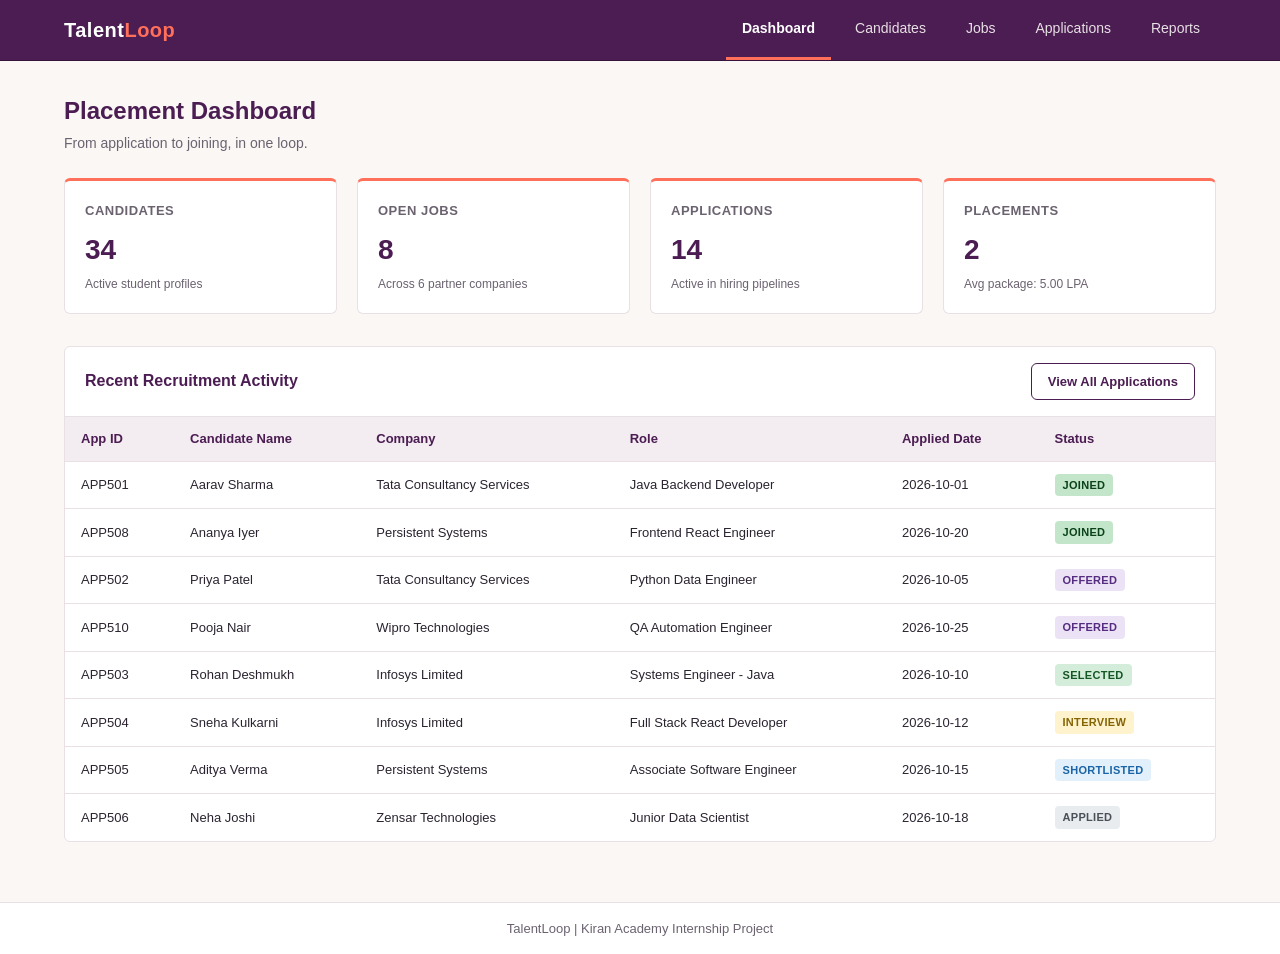
<file: prototype/index.html>
<!DOCTYPE html>
<html lang="en">
<head>
  <meta charset="UTF-8">
  <meta name="viewport" content="width=device-width, initial-scale=1.0">
  <title>TalentLoop - Recruitment & Placement Management System</title>
  <link rel="stylesheet" href="style.css">
</head>
<body>

  <!-- Navigation -->
  <nav class="navbar">
    <div class="nav-container">
      <a href="index.html" class="logo">
        <span class="logo-talent">Talent</span><span class="logo-loop">Loop</span>
      </a>
      <ul class="nav-links">
        <li><a href="index.html" class="nav-link active">Dashboard</a></li>
        <li><a href="candidates.html" class="nav-link">Candidates</a></li>
        <li><a href="jobs.html" class="nav-link">Jobs</a></li>
        <li><a href="applications.html" class="nav-link">Applications</a></li>
        <li><a href="reports.html" class="nav-link">Reports</a></li>
      </ul>
    </div>
  </nav>

  <!-- Main Content -->
  <main class="container">
    <header class="page-header">
      <h1 class="page-title">Placement Dashboard</h1>
      <p class="tagline">From application to joining, in one loop.</p>
    </header>

    <!-- Summary Metrics -->
    <section class="stats-grid">
      <div class="stat-card">
        <div class="stat-label">Candidates</div>
        <div class="stat-value">34</div>
        <div class="stat-subtext">Active student profiles</div>
      </div>
      <div class="stat-card">
        <div class="stat-label">Open Jobs</div>
        <div class="stat-value">8</div>
        <div class="stat-subtext">Across 6 partner companies</div>
      </div>
      <div class="stat-card">
        <div class="stat-label">Applications</div>
        <div class="stat-value">14</div>
        <div class="stat-subtext">Active in hiring pipelines</div>
      </div>
      <div class="stat-card">
        <div class="stat-label">Placements</div>
        <div class="stat-value">2</div>
        <div class="stat-subtext">Avg package: 5.00 LPA</div>
      </div>
    </section>

    <!-- Recent Applications Section -->
    <section class="section-card">
      <div class="section-header">
        <h2 class="section-title">Recent Recruitment Activity</h2>
        <a href="applications.html" class="btn btn-secondary">View All Applications</a>
      </div>
      <div class="table-responsive">
        <table>
          <thead>
            <tr>
              <th>App ID</th>
              <th>Candidate Name</th>
              <th>Company</th>
              <th>Role</th>
              <th>Applied Date</th>
              <th>Status</th>
            </tr>
          </thead>
          <tbody>
            <tr>
              <td>APP501</td>
              <td>Aarav Sharma</td>
              <td>Tata Consultancy Services</td>
              <td>Java Backend Developer</td>
              <td>2026-10-01</td>
              <td><span class="badge badge-joined">Joined</span></td>
            </tr>
            <tr>
              <td>APP508</td>
              <td>Ananya Iyer</td>
              <td>Persistent Systems</td>
              <td>Frontend React Engineer</td>
              <td>2026-10-20</td>
              <td><span class="badge badge-joined">Joined</span></td>
            </tr>
            <tr>
              <td>APP502</td>
              <td>Priya Patel</td>
              <td>Tata Consultancy Services</td>
              <td>Python Data Engineer</td>
              <td>2026-10-05</td>
              <td><span class="badge badge-offered">Offered</span></td>
            </tr>
            <tr>
              <td>APP510</td>
              <td>Pooja Nair</td>
              <td>Wipro Technologies</td>
              <td>QA Automation Engineer</td>
              <td>2026-10-25</td>
              <td><span class="badge badge-offered">Offered</span></td>
            </tr>
            <tr>
              <td>APP503</td>
              <td>Rohan Deshmukh</td>
              <td>Infosys Limited</td>
              <td>Systems Engineer - Java</td>
              <td>2026-10-10</td>
              <td><span class="badge badge-selected">Selected</span></td>
            </tr>
            <tr>
              <td>APP504</td>
              <td>Sneha Kulkarni</td>
              <td>Infosys Limited</td>
              <td>Full Stack React Developer</td>
              <td>2026-10-12</td>
              <td><span class="badge badge-interview">Interview</span></td>
            </tr>
            <tr>
              <td>APP505</td>
              <td>Aditya Verma</td>
              <td>Persistent Systems</td>
              <td>Associate Software Engineer</td>
              <td>2026-10-15</td>
              <td><span class="badge badge-shortlisted">Shortlisted</span></td>
            </tr>
            <tr>
              <td>APP506</td>
              <td>Neha Joshi</td>
              <td>Zensar Technologies</td>
              <td>Junior Data Scientist</td>
              <td>2026-10-18</td>
              <td><span class="badge badge-applied">Applied</span></td>
            </tr>
          </tbody>
        </table>
      </div>
    </section>
  </main>

  <!-- Footer -->
  <footer class="footer">
    TalentLoop | Kiran Academy Internship Project
  </footer>

</body>
</html>
</file>
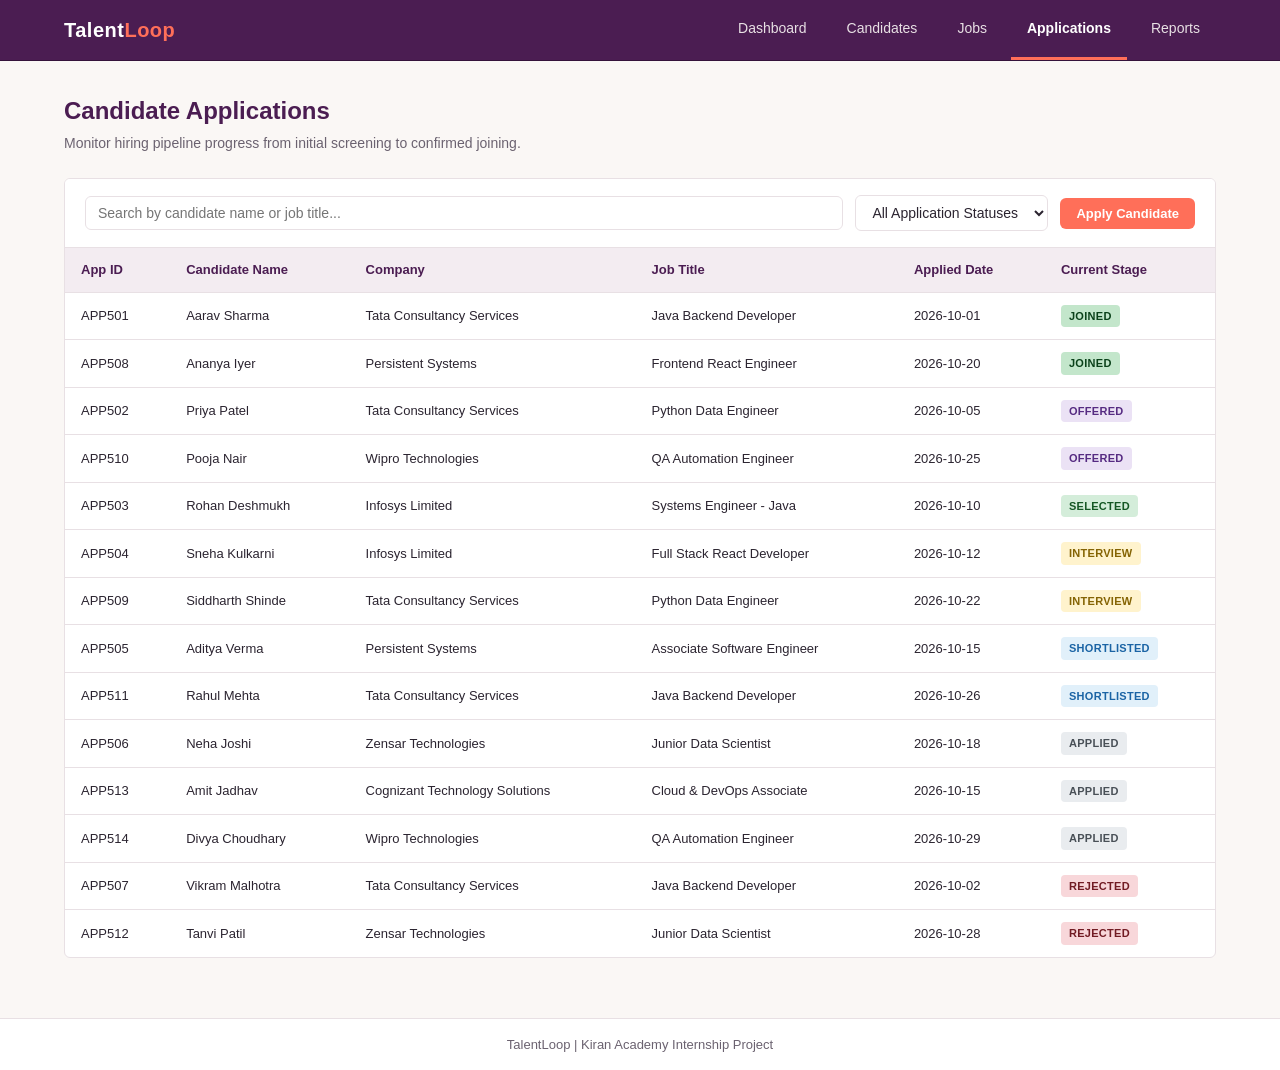
<file: prototype/applications.html>
<!DOCTYPE html>
<html lang="en">
<head>
  <meta charset="UTF-8">
  <meta name="viewport" content="width=device-width, initial-scale=1.0">
  <title>Applications - TalentLoop</title>
  <link rel="stylesheet" href="style.css">
</head>
<body>

  <!-- Navigation -->
  <nav class="navbar">
    <div class="nav-container">
      <a href="index.html" class="logo">
        <span class="logo-talent">Talent</span><span class="logo-loop">Loop</span>
      </a>
      <ul class="nav-links">
        <li><a href="index.html" class="nav-link">Dashboard</a></li>
        <li><a href="candidates.html" class="nav-link">Candidates</a></li>
        <li><a href="jobs.html" class="nav-link">Jobs</a></li>
        <li><a href="applications.html" class="nav-link active">Applications</a></li>
        <li><a href="reports.html" class="nav-link">Reports</a></li>
      </ul>
    </div>
  </nav>

  <!-- Main Content -->
  <main class="container">
    <header class="page-header">
      <h1 class="page-title">Candidate Applications</h1>
      <p class="tagline">Monitor hiring pipeline progress from initial screening to confirmed joining.</p>
    </header>

    <!-- Applications Table Card -->
    <section class="section-card">
      <div class="filter-bar">
        <input type="text" class="search-input" placeholder="Search by candidate name or job title...">
        <select class="filter-select">
          <option value="">All Application Statuses</option>
          <option value="APPLIED">Applied</option>
          <option value="SHORTLISTED">Shortlisted</option>
          <option value="INTERVIEW">Interview</option>
          <option value="SELECTED">Selected</option>
          <option value="OFFERED">Offered</option>
          <option value="JOINED">Joined</option>
          <option value="REJECTED">Rejected</option>
        </select>
        <button class="btn btn-primary" type="button">Apply Candidate</button>
      </div>

      <div class="table-responsive">
        <table>
          <thead>
            <tr>
              <th>App ID</th>
              <th>Candidate Name</th>
              <th>Company</th>
              <th>Job Title</th>
              <th>Applied Date</th>
              <th>Current Stage</th>
            </tr>
          </thead>
          <tbody>
            <tr>
              <td>APP501</td>
              <td>Aarav Sharma</td>
              <td>Tata Consultancy Services</td>
              <td>Java Backend Developer</td>
              <td>2026-10-01</td>
              <td><span class="badge badge-joined">Joined</span></td>
            </tr>
            <tr>
              <td>APP508</td>
              <td>Ananya Iyer</td>
              <td>Persistent Systems</td>
              <td>Frontend React Engineer</td>
              <td>2026-10-20</td>
              <td><span class="badge badge-joined">Joined</span></td>
            </tr>
            <tr>
              <td>APP502</td>
              <td>Priya Patel</td>
              <td>Tata Consultancy Services</td>
              <td>Python Data Engineer</td>
              <td>2026-10-05</td>
              <td><span class="badge badge-offered">Offered</span></td>
            </tr>
            <tr>
              <td>APP510</td>
              <td>Pooja Nair</td>
              <td>Wipro Technologies</td>
              <td>QA Automation Engineer</td>
              <td>2026-10-25</td>
              <td><span class="badge badge-offered">Offered</span></td>
            </tr>
            <tr>
              <td>APP503</td>
              <td>Rohan Deshmukh</td>
              <td>Infosys Limited</td>
              <td>Systems Engineer - Java</td>
              <td>2026-10-10</td>
              <td><span class="badge badge-selected">Selected</span></td>
            </tr>
            <tr>
              <td>APP504</td>
              <td>Sneha Kulkarni</td>
              <td>Infosys Limited</td>
              <td>Full Stack React Developer</td>
              <td>2026-10-12</td>
              <td><span class="badge badge-interview">Interview</span></td>
            </tr>
            <tr>
              <td>APP509</td>
              <td>Siddharth Shinde</td>
              <td>Tata Consultancy Services</td>
              <td>Python Data Engineer</td>
              <td>2026-10-22</td>
              <td><span class="badge badge-interview">Interview</span></td>
            </tr>
            <tr>
              <td>APP505</td>
              <td>Aditya Verma</td>
              <td>Persistent Systems</td>
              <td>Associate Software Engineer</td>
              <td>2026-10-15</td>
              <td><span class="badge badge-shortlisted">Shortlisted</span></td>
            </tr>
            <tr>
              <td>APP511</td>
              <td>Rahul Mehta</td>
              <td>Tata Consultancy Services</td>
              <td>Java Backend Developer</td>
              <td>2026-10-26</td>
              <td><span class="badge badge-shortlisted">Shortlisted</span></td>
            </tr>
            <tr>
              <td>APP506</td>
              <td>Neha Joshi</td>
              <td>Zensar Technologies</td>
              <td>Junior Data Scientist</td>
              <td>2026-10-18</td>
              <td><span class="badge badge-applied">Applied</span></td>
            </tr>
            <tr>
              <td>APP513</td>
              <td>Amit Jadhav</td>
              <td>Cognizant Technology Solutions</td>
              <td>Cloud &amp; DevOps Associate</td>
              <td>2026-10-15</td>
              <td><span class="badge badge-applied">Applied</span></td>
            </tr>
            <tr>
              <td>APP514</td>
              <td>Divya Choudhary</td>
              <td>Wipro Technologies</td>
              <td>QA Automation Engineer</td>
              <td>2026-10-29</td>
              <td><span class="badge badge-applied">Applied</span></td>
            </tr>
            <tr>
              <td>APP507</td>
              <td>Vikram Malhotra</td>
              <td>Tata Consultancy Services</td>
              <td>Java Backend Developer</td>
              <td>2026-10-02</td>
              <td><span class="badge badge-rejected">Rejected</span></td>
            </tr>
            <tr>
              <td>APP512</td>
              <td>Tanvi Patil</td>
              <td>Zensar Technologies</td>
              <td>Junior Data Scientist</td>
              <td>2026-10-28</td>
              <td><span class="badge badge-rejected">Rejected</span></td>
            </tr>
          </tbody>
        </table>
      </div>
    </section>
  </main>

  <!-- Footer -->
  <footer class="footer">
    TalentLoop | Kiran Academy Internship Project
  </footer>

</body>
</html>
</file>
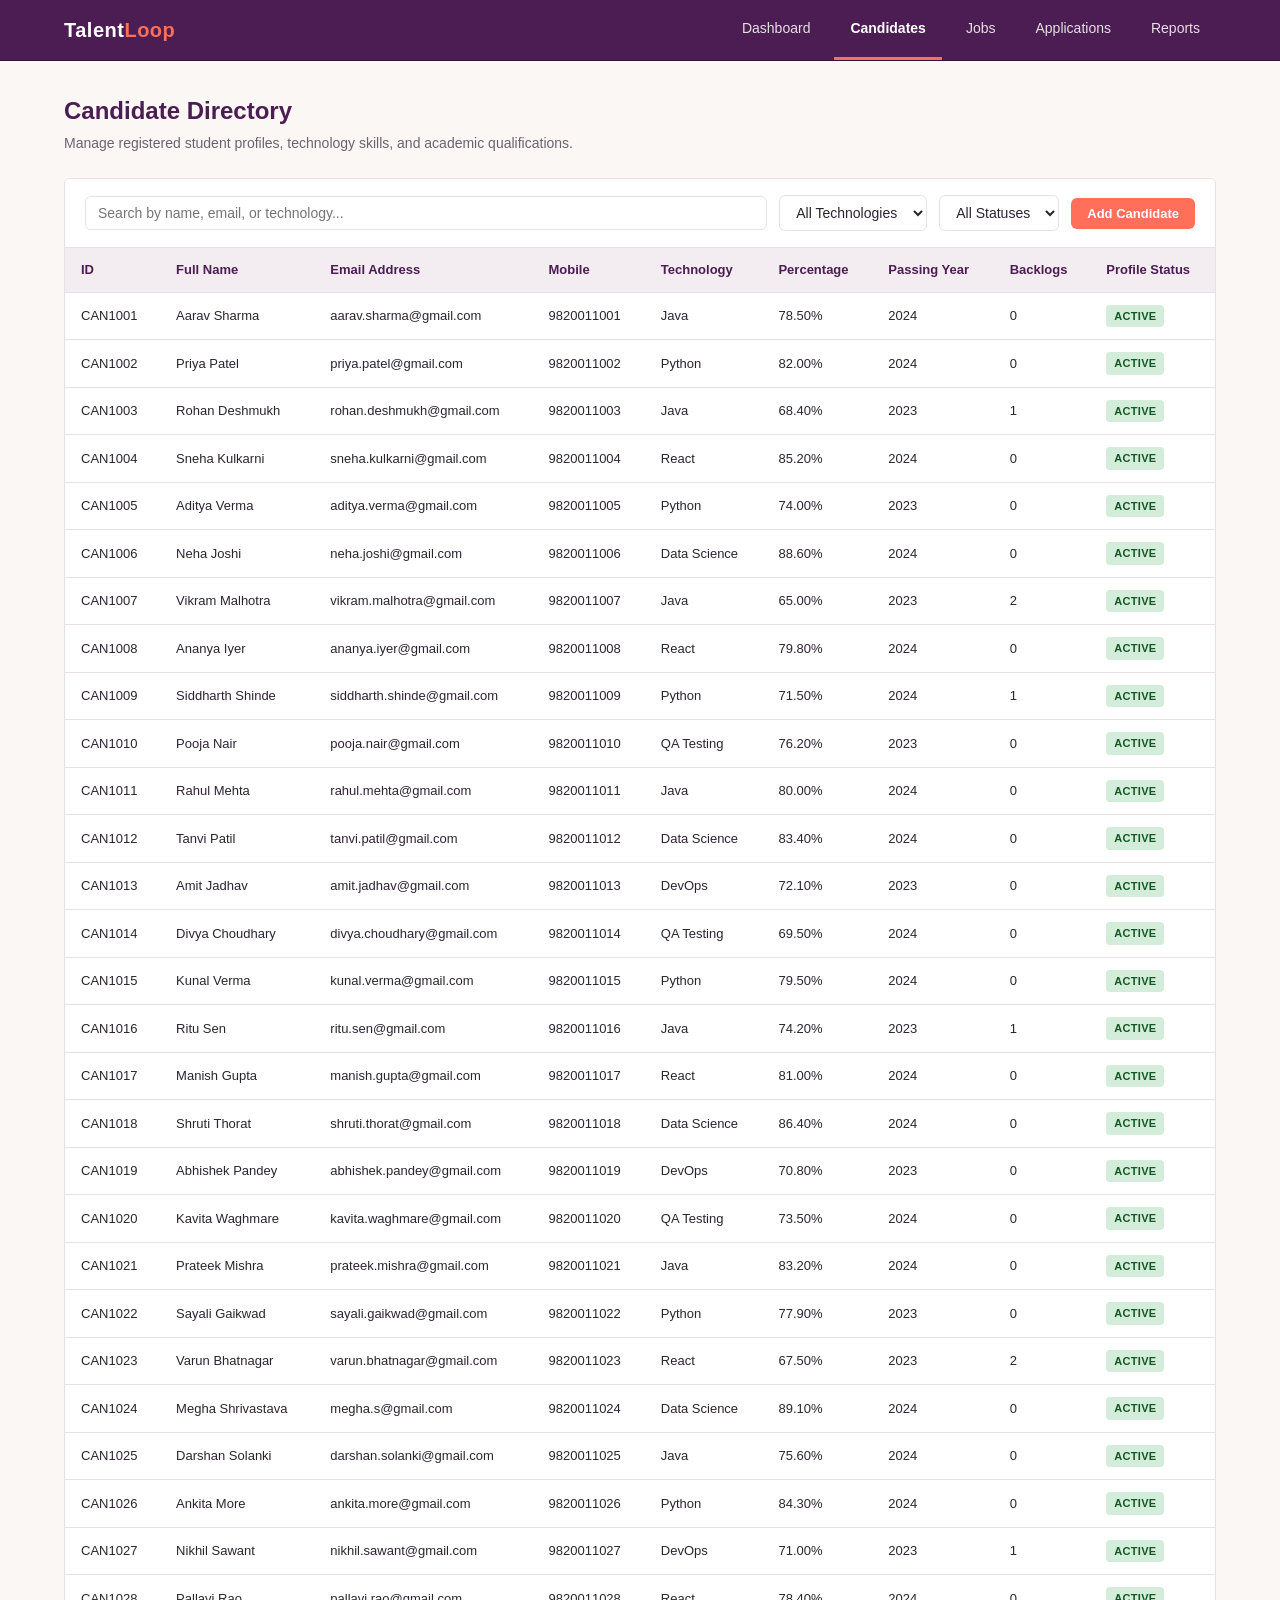
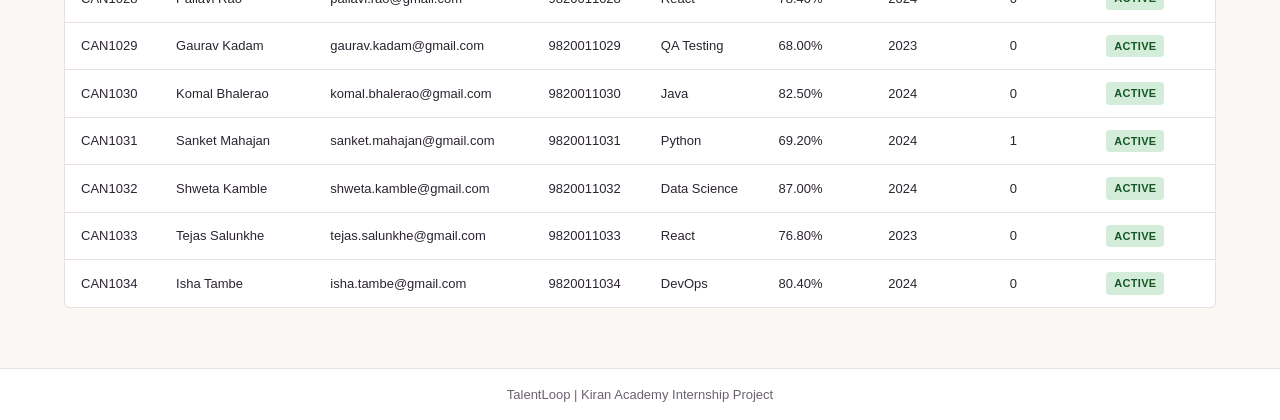
<file: prototype/candidates.html>
<!DOCTYPE html>
<html lang="en">
<head>
  <meta charset="UTF-8">
  <meta name="viewport" content="width=device-width, initial-scale=1.0">
  <title>Candidates - TalentLoop</title>
  <link rel="stylesheet" href="style.css">
</head>
<body>

  <!-- Navigation -->
  <nav class="navbar">
    <div class="nav-container">
      <a href="index.html" class="logo">
        <span class="logo-talent">Talent</span><span class="logo-loop">Loop</span>
      </a>
      <ul class="nav-links">
        <li><a href="index.html" class="nav-link">Dashboard</a></li>
        <li><a href="candidates.html" class="nav-link active">Candidates</a></li>
        <li><a href="jobs.html" class="nav-link">Jobs</a></li>
        <li><a href="applications.html" class="nav-link">Applications</a></li>
        <li><a href="reports.html" class="nav-link">Reports</a></li>
      </ul>
    </div>
  </nav>

  <!-- Main Content -->
  <main class="container">
    <header class="page-header">
      <h1 class="page-title">Candidate Directory</h1>
      <p class="tagline">Manage registered student profiles, technology skills, and academic qualifications.</p>
    </header>

    <!-- Candidate Table Card -->
    <section class="section-card">
      <div class="filter-bar">
        <input type="text" class="search-input" placeholder="Search by name, email, or technology...">
        <select class="filter-select">
          <option value="">All Technologies</option>
          <option value="Java">Java</option>
          <option value="Python">Python</option>
          <option value="React">React</option>
          <option value="Data Science">Data Science</option>
          <option value="QA Testing">QA Testing</option>
          <option value="DevOps">DevOps</option>
        </select>
        <select class="filter-select">
          <option value="">All Statuses</option>
          <option value="1">Active Only</option>
          <option value="0">Inactive</option>
        </select>
        <button class="btn btn-primary" type="button">Add Candidate</button>
      </div>

      <div class="table-responsive">
        <table>
          <thead>
            <tr>
              <th>ID</th>
              <th>Full Name</th>
              <th>Email Address</th>
              <th>Mobile</th>
              <th>Technology</th>
              <th>Percentage</th>
              <th>Passing Year</th>
              <th>Backlogs</th>
              <th>Profile Status</th>
            </tr>
          </thead>
          <tbody>
            <tr>
              <td>CAN1001</td>
              <td>Aarav Sharma</td>
              <td>aarav.sharma@gmail.com</td>
              <td>9820011001</td>
              <td>Java</td>
              <td>78.50%</td>
              <td>2024</td>
              <td>0</td>
              <td><span class="badge badge-selected">Active</span></td>
            </tr>
            <tr>
              <td>CAN1002</td>
              <td>Priya Patel</td>
              <td>priya.patel@gmail.com</td>
              <td>9820011002</td>
              <td>Python</td>
              <td>82.00%</td>
              <td>2024</td>
              <td>0</td>
              <td><span class="badge badge-selected">Active</span></td>
            </tr>
            <tr>
              <td>CAN1003</td>
              <td>Rohan Deshmukh</td>
              <td>rohan.deshmukh@gmail.com</td>
              <td>9820011003</td>
              <td>Java</td>
              <td>68.40%</td>
              <td>2023</td>
              <td>1</td>
              <td><span class="badge badge-selected">Active</span></td>
            </tr>
            <tr>
              <td>CAN1004</td>
              <td>Sneha Kulkarni</td>
              <td>sneha.kulkarni@gmail.com</td>
              <td>9820011004</td>
              <td>React</td>
              <td>85.20%</td>
              <td>2024</td>
              <td>0</td>
              <td><span class="badge badge-selected">Active</span></td>
            </tr>
            <tr>
              <td>CAN1005</td>
              <td>Aditya Verma</td>
              <td>aditya.verma@gmail.com</td>
              <td>9820011005</td>
              <td>Python</td>
              <td>74.00%</td>
              <td>2023</td>
              <td>0</td>
              <td><span class="badge badge-selected">Active</span></td>
            </tr>
            <tr>
              <td>CAN1006</td>
              <td>Neha Joshi</td>
              <td>neha.joshi@gmail.com</td>
              <td>9820011006</td>
              <td>Data Science</td>
              <td>88.60%</td>
              <td>2024</td>
              <td>0</td>
              <td><span class="badge badge-selected">Active</span></td>
            </tr>
            <tr>
              <td>CAN1007</td>
              <td>Vikram Malhotra</td>
              <td>vikram.malhotra@gmail.com</td>
              <td>9820011007</td>
              <td>Java</td>
              <td>65.00%</td>
              <td>2023</td>
              <td>2</td>
              <td><span class="badge badge-selected">Active</span></td>
            </tr>
            <tr>
              <td>CAN1008</td>
              <td>Ananya Iyer</td>
              <td>ananya.iyer@gmail.com</td>
              <td>9820011008</td>
              <td>React</td>
              <td>79.80%</td>
              <td>2024</td>
              <td>0</td>
              <td><span class="badge badge-selected">Active</span></td>
            </tr>
            <tr>
              <td>CAN1009</td>
              <td>Siddharth Shinde</td>
              <td>siddharth.shinde@gmail.com</td>
              <td>9820011009</td>
              <td>Python</td>
              <td>71.50%</td>
              <td>2024</td>
              <td>1</td>
              <td><span class="badge badge-selected">Active</span></td>
            </tr>
            <tr>
              <td>CAN1010</td>
              <td>Pooja Nair</td>
              <td>pooja.nair@gmail.com</td>
              <td>9820011010</td>
              <td>QA Testing</td>
              <td>76.20%</td>
              <td>2023</td>
              <td>0</td>
              <td><span class="badge badge-selected">Active</span></td>
            </tr>
            <tr>
              <td>CAN1011</td>
              <td>Rahul Mehta</td>
              <td>rahul.mehta@gmail.com</td>
              <td>9820011011</td>
              <td>Java</td>
              <td>80.00%</td>
              <td>2024</td>
              <td>0</td>
              <td><span class="badge badge-selected">Active</span></td>
            </tr>
            <tr>
              <td>CAN1012</td>
              <td>Tanvi Patil</td>
              <td>tanvi.patil@gmail.com</td>
              <td>9820011012</td>
              <td>Data Science</td>
              <td>83.40%</td>
              <td>2024</td>
              <td>0</td>
              <td><span class="badge badge-selected">Active</span></td>
            </tr>
            <tr>
              <td>CAN1013</td>
              <td>Amit Jadhav</td>
              <td>amit.jadhav@gmail.com</td>
              <td>9820011013</td>
              <td>DevOps</td>
              <td>72.10%</td>
              <td>2023</td>
              <td>0</td>
              <td><span class="badge badge-selected">Active</span></td>
            </tr>
            <tr>
              <td>CAN1014</td>
              <td>Divya Choudhary</td>
              <td>divya.choudhary@gmail.com</td>
              <td>9820011014</td>
              <td>QA Testing</td>
              <td>69.50%</td>
              <td>2024</td>
              <td>0</td>
              <td><span class="badge badge-selected">Active</span></td>
            </tr>
            <tr>
              <td>CAN1015</td>
              <td>Kunal Verma</td>
              <td>kunal.verma@gmail.com</td>
              <td>9820011015</td>
              <td>Python</td>
              <td>79.50%</td>
              <td>2024</td>
              <td>0</td>
              <td><span class="badge badge-selected">Active</span></td>
            </tr>
            <tr>
              <td>CAN1016</td>
              <td>Ritu Sen</td>
              <td>ritu.sen@gmail.com</td>
              <td>9820011016</td>
              <td>Java</td>
              <td>74.20%</td>
              <td>2023</td>
              <td>1</td>
              <td><span class="badge badge-selected">Active</span></td>
            </tr>
            <tr>
              <td>CAN1017</td>
              <td>Manish Gupta</td>
              <td>manish.gupta@gmail.com</td>
              <td>9820011017</td>
              <td>React</td>
              <td>81.00%</td>
              <td>2024</td>
              <td>0</td>
              <td><span class="badge badge-selected">Active</span></td>
            </tr>
            <tr>
              <td>CAN1018</td>
              <td>Shruti Thorat</td>
              <td>shruti.thorat@gmail.com</td>
              <td>9820011018</td>
              <td>Data Science</td>
              <td>86.40%</td>
              <td>2024</td>
              <td>0</td>
              <td><span class="badge badge-selected">Active</span></td>
            </tr>
            <tr>
              <td>CAN1019</td>
              <td>Abhishek Pandey</td>
              <td>abhishek.pandey@gmail.com</td>
              <td>9820011019</td>
              <td>DevOps</td>
              <td>70.80%</td>
              <td>2023</td>
              <td>0</td>
              <td><span class="badge badge-selected">Active</span></td>
            </tr>
            <tr>
              <td>CAN1020</td>
              <td>Kavita Waghmare</td>
              <td>kavita.waghmare@gmail.com</td>
              <td>9820011020</td>
              <td>QA Testing</td>
              <td>73.50%</td>
              <td>2024</td>
              <td>0</td>
              <td><span class="badge badge-selected">Active</span></td>
            </tr>
            <tr>
              <td>CAN1021</td>
              <td>Prateek Mishra</td>
              <td>prateek.mishra@gmail.com</td>
              <td>9820011021</td>
              <td>Java</td>
              <td>83.20%</td>
              <td>2024</td>
              <td>0</td>
              <td><span class="badge badge-selected">Active</span></td>
            </tr>
            <tr>
              <td>CAN1022</td>
              <td>Sayali Gaikwad</td>
              <td>sayali.gaikwad@gmail.com</td>
              <td>9820011022</td>
              <td>Python</td>
              <td>77.90%</td>
              <td>2023</td>
              <td>0</td>
              <td><span class="badge badge-selected">Active</span></td>
            </tr>
            <tr>
              <td>CAN1023</td>
              <td>Varun Bhatnagar</td>
              <td>varun.bhatnagar@gmail.com</td>
              <td>9820011023</td>
              <td>React</td>
              <td>67.50%</td>
              <td>2023</td>
              <td>2</td>
              <td><span class="badge badge-selected">Active</span></td>
            </tr>
            <tr>
              <td>CAN1024</td>
              <td>Megha Shrivastava</td>
              <td>megha.s@gmail.com</td>
              <td>9820011024</td>
              <td>Data Science</td>
              <td>89.10%</td>
              <td>2024</td>
              <td>0</td>
              <td><span class="badge badge-selected">Active</span></td>
            </tr>
            <tr>
              <td>CAN1025</td>
              <td>Darshan Solanki</td>
              <td>darshan.solanki@gmail.com</td>
              <td>9820011025</td>
              <td>Java</td>
              <td>75.60%</td>
              <td>2024</td>
              <td>0</td>
              <td><span class="badge badge-selected">Active</span></td>
            </tr>
            <tr>
              <td>CAN1026</td>
              <td>Ankita More</td>
              <td>ankita.more@gmail.com</td>
              <td>9820011026</td>
              <td>Python</td>
              <td>84.30%</td>
              <td>2024</td>
              <td>0</td>
              <td><span class="badge badge-selected">Active</span></td>
            </tr>
            <tr>
              <td>CAN1027</td>
              <td>Nikhil Sawant</td>
              <td>nikhil.sawant@gmail.com</td>
              <td>9820011027</td>
              <td>DevOps</td>
              <td>71.00%</td>
              <td>2023</td>
              <td>1</td>
              <td><span class="badge badge-selected">Active</span></td>
            </tr>
            <tr>
              <td>CAN1028</td>
              <td>Pallavi Rao</td>
              <td>pallavi.rao@gmail.com</td>
              <td>9820011028</td>
              <td>React</td>
              <td>78.40%</td>
              <td>2024</td>
              <td>0</td>
              <td><span class="badge badge-selected">Active</span></td>
            </tr>
            <tr>
              <td>CAN1029</td>
              <td>Gaurav Kadam</td>
              <td>gaurav.kadam@gmail.com</td>
              <td>9820011029</td>
              <td>QA Testing</td>
              <td>68.00%</td>
              <td>2023</td>
              <td>0</td>
              <td><span class="badge badge-selected">Active</span></td>
            </tr>
            <tr>
              <td>CAN1030</td>
              <td>Komal Bhalerao</td>
              <td>komal.bhalerao@gmail.com</td>
              <td>9820011030</td>
              <td>Java</td>
              <td>82.50%</td>
              <td>2024</td>
              <td>0</td>
              <td><span class="badge badge-selected">Active</span></td>
            </tr>
            <tr>
              <td>CAN1031</td>
              <td>Sanket Mahajan</td>
              <td>sanket.mahajan@gmail.com</td>
              <td>9820011031</td>
              <td>Python</td>
              <td>69.20%</td>
              <td>2024</td>
              <td>1</td>
              <td><span class="badge badge-selected">Active</span></td>
            </tr>
            <tr>
              <td>CAN1032</td>
              <td>Shweta Kamble</td>
              <td>shweta.kamble@gmail.com</td>
              <td>9820011032</td>
              <td>Data Science</td>
              <td>87.00%</td>
              <td>2024</td>
              <td>0</td>
              <td><span class="badge badge-selected">Active</span></td>
            </tr>
            <tr>
              <td>CAN1033</td>
              <td>Tejas Salunkhe</td>
              <td>tejas.salunkhe@gmail.com</td>
              <td>9820011033</td>
              <td>React</td>
              <td>76.80%</td>
              <td>2023</td>
              <td>0</td>
              <td><span class="badge badge-selected">Active</span></td>
            </tr>
            <tr>
              <td>CAN1034</td>
              <td>Isha Tambe</td>
              <td>isha.tambe@gmail.com</td>
              <td>9820011034</td>
              <td>DevOps</td>
              <td>80.40%</td>
              <td>2024</td>
              <td>0</td>
              <td><span class="badge badge-selected">Active</span></td>
            </tr>
          </tbody>
        </table>
      </div>
    </section>
  </main>

  <!-- Footer -->
  <footer class="footer">
    TalentLoop | Kiran Academy Internship Project
  </footer>

</body>
</html>
</file>
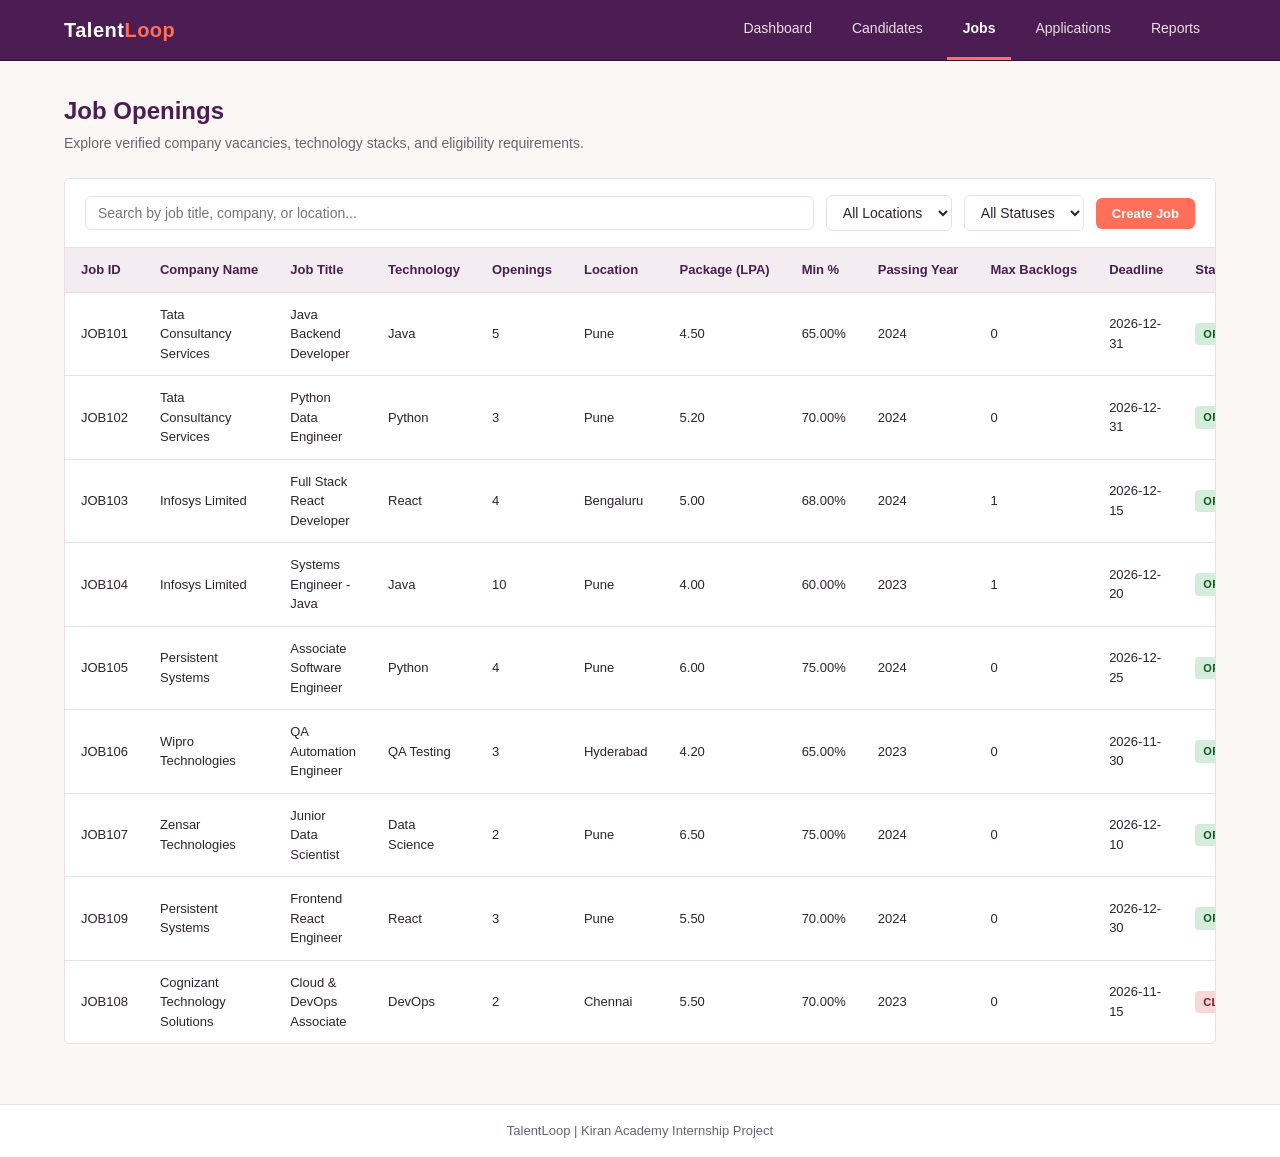
<file: prototype/jobs.html>
<!DOCTYPE html>
<html lang="en">
<head>
  <meta charset="UTF-8">
  <meta name="viewport" content="width=device-width, initial-scale=1.0">
  <title>Jobs - TalentLoop</title>
  <link rel="stylesheet" href="style.css">
</head>
<body>

  <!-- Navigation -->
  <nav class="navbar">
    <div class="nav-container">
      <a href="index.html" class="logo">
        <span class="logo-talent">Talent</span><span class="logo-loop">Loop</span>
      </a>
      <ul class="nav-links">
        <li><a href="index.html" class="nav-link">Dashboard</a></li>
        <li><a href="candidates.html" class="nav-link">Candidates</a></li>
        <li><a href="jobs.html" class="nav-link active">Jobs</a></li>
        <li><a href="applications.html" class="nav-link">Applications</a></li>
        <li><a href="reports.html" class="nav-link">Reports</a></li>
      </ul>
    </div>
  </nav>

  <!-- Main Content -->
  <main class="container">
    <header class="page-header">
      <h1 class="page-title">Job Openings</h1>
      <p class="tagline">Explore verified company vacancies, technology stacks, and eligibility requirements.</p>
    </header>

    <!-- Jobs Table Card -->
    <section class="section-card">
      <div class="filter-bar">
        <input type="text" class="search-input" placeholder="Search by job title, company, or location...">
        <select class="filter-select">
          <option value="">All Locations</option>
          <option value="Pune">Pune</option>
          <option value="Bengaluru">Bengaluru</option>
          <option value="Hyderabad">Hyderabad</option>
          <option value="Chennai">Chennai</option>
        </select>
        <select class="filter-select">
          <option value="">All Statuses</option>
          <option value="OPEN">Open Only</option>
          <option value="CLOSED">Closed</option>
        </select>
        <button class="btn btn-primary" type="button">Create Job</button>
      </div>

      <div class="table-responsive">
        <table>
          <thead>
            <tr>
              <th>Job ID</th>
              <th>Company Name</th>
              <th>Job Title</th>
              <th>Technology</th>
              <th>Openings</th>
              <th>Location</th>
              <th>Package (LPA)</th>
              <th>Min %</th>
              <th>Passing Year</th>
              <th>Max Backlogs</th>
              <th>Deadline</th>
              <th>Status</th>
            </tr>
          </thead>
          <tbody>
            <tr>
              <td>JOB101</td>
              <td>Tata Consultancy Services</td>
              <td>Java Backend Developer</td>
              <td>Java</td>
              <td>5</td>
              <td>Pune</td>
              <td>4.50</td>
              <td>65.00%</td>
              <td>2024</td>
              <td>0</td>
              <td>2026-12-31</td>
              <td><span class="badge badge-selected">Open</span></td>
            </tr>
            <tr>
              <td>JOB102</td>
              <td>Tata Consultancy Services</td>
              <td>Python Data Engineer</td>
              <td>Python</td>
              <td>3</td>
              <td>Pune</td>
              <td>5.20</td>
              <td>70.00%</td>
              <td>2024</td>
              <td>0</td>
              <td>2026-12-31</td>
              <td><span class="badge badge-selected">Open</span></td>
            </tr>
            <tr>
              <td>JOB103</td>
              <td>Infosys Limited</td>
              <td>Full Stack React Developer</td>
              <td>React</td>
              <td>4</td>
              <td>Bengaluru</td>
              <td>5.00</td>
              <td>68.00%</td>
              <td>2024</td>
              <td>1</td>
              <td>2026-12-15</td>
              <td><span class="badge badge-selected">Open</span></td>
            </tr>
            <tr>
              <td>JOB104</td>
              <td>Infosys Limited</td>
              <td>Systems Engineer - Java</td>
              <td>Java</td>
              <td>10</td>
              <td>Pune</td>
              <td>4.00</td>
              <td>60.00%</td>
              <td>2023</td>
              <td>1</td>
              <td>2026-12-20</td>
              <td><span class="badge badge-selected">Open</span></td>
            </tr>
            <tr>
              <td>JOB105</td>
              <td>Persistent Systems</td>
              <td>Associate Software Engineer</td>
              <td>Python</td>
              <td>4</td>
              <td>Pune</td>
              <td>6.00</td>
              <td>75.00%</td>
              <td>2024</td>
              <td>0</td>
              <td>2026-12-25</td>
              <td><span class="badge badge-selected">Open</span></td>
            </tr>
            <tr>
              <td>JOB106</td>
              <td>Wipro Technologies</td>
              <td>QA Automation Engineer</td>
              <td>QA Testing</td>
              <td>3</td>
              <td>Hyderabad</td>
              <td>4.20</td>
              <td>65.00%</td>
              <td>2023</td>
              <td>0</td>
              <td>2026-11-30</td>
              <td><span class="badge badge-selected">Open</span></td>
            </tr>
            <tr>
              <td>JOB107</td>
              <td>Zensar Technologies</td>
              <td>Junior Data Scientist</td>
              <td>Data Science</td>
              <td>2</td>
              <td>Pune</td>
              <td>6.50</td>
              <td>75.00%</td>
              <td>2024</td>
              <td>0</td>
              <td>2026-12-10</td>
              <td><span class="badge badge-selected">Open</span></td>
            </tr>
            <tr>
              <td>JOB109</td>
              <td>Persistent Systems</td>
              <td>Frontend React Engineer</td>
              <td>React</td>
              <td>3</td>
              <td>Pune</td>
              <td>5.50</td>
              <td>70.00%</td>
              <td>2024</td>
              <td>0</td>
              <td>2026-12-30</td>
              <td><span class="badge badge-selected">Open</span></td>
            </tr>
            <tr>
              <td>JOB108</td>
              <td>Cognizant Technology Solutions</td>
              <td>Cloud &amp; DevOps Associate</td>
              <td>DevOps</td>
              <td>2</td>
              <td>Chennai</td>
              <td>5.50</td>
              <td>70.00%</td>
              <td>2023</td>
              <td>0</td>
              <td>2026-11-15</td>
              <td><span class="badge badge-rejected">Closed</span></td>
            </tr>
          </tbody>
        </table>
      </div>
    </section>
  </main>

  <!-- Footer -->
  <footer class="footer">
    TalentLoop | Kiran Academy Internship Project
  </footer>

</body>
</html>
</file>
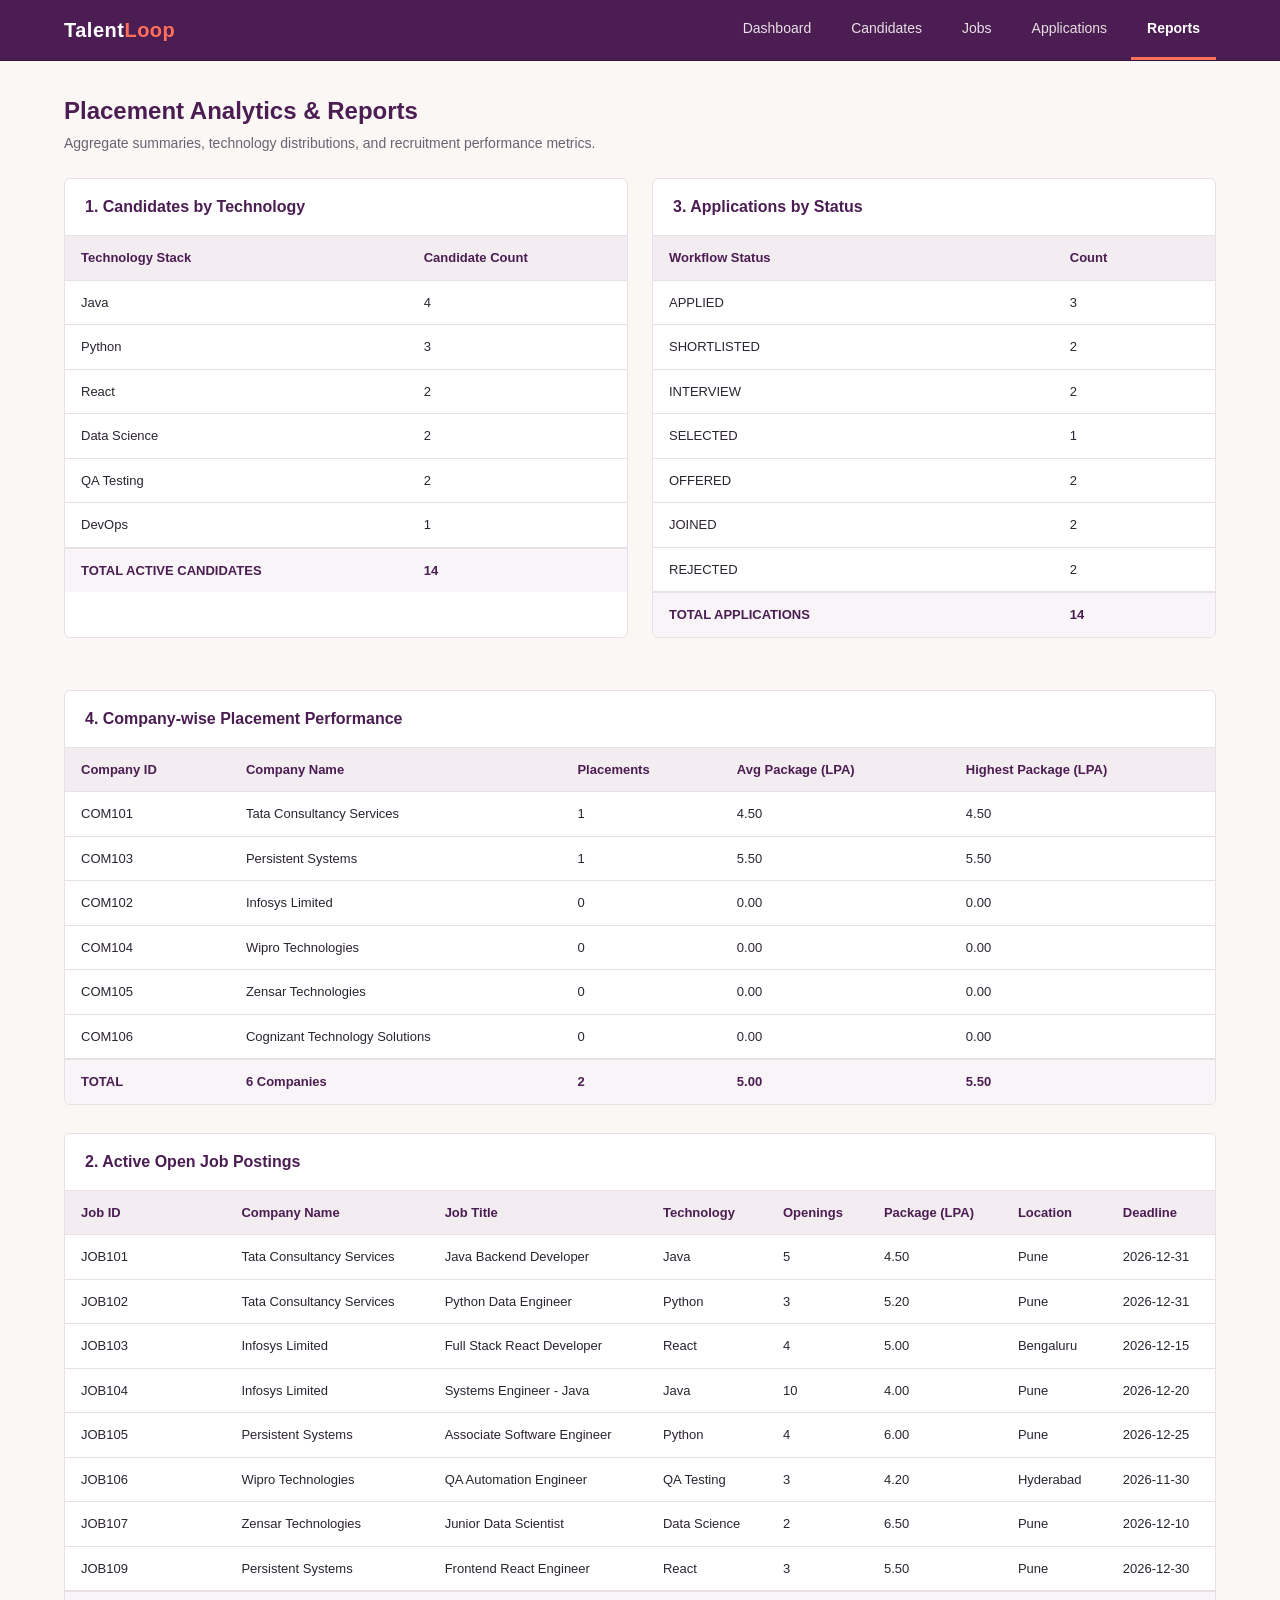
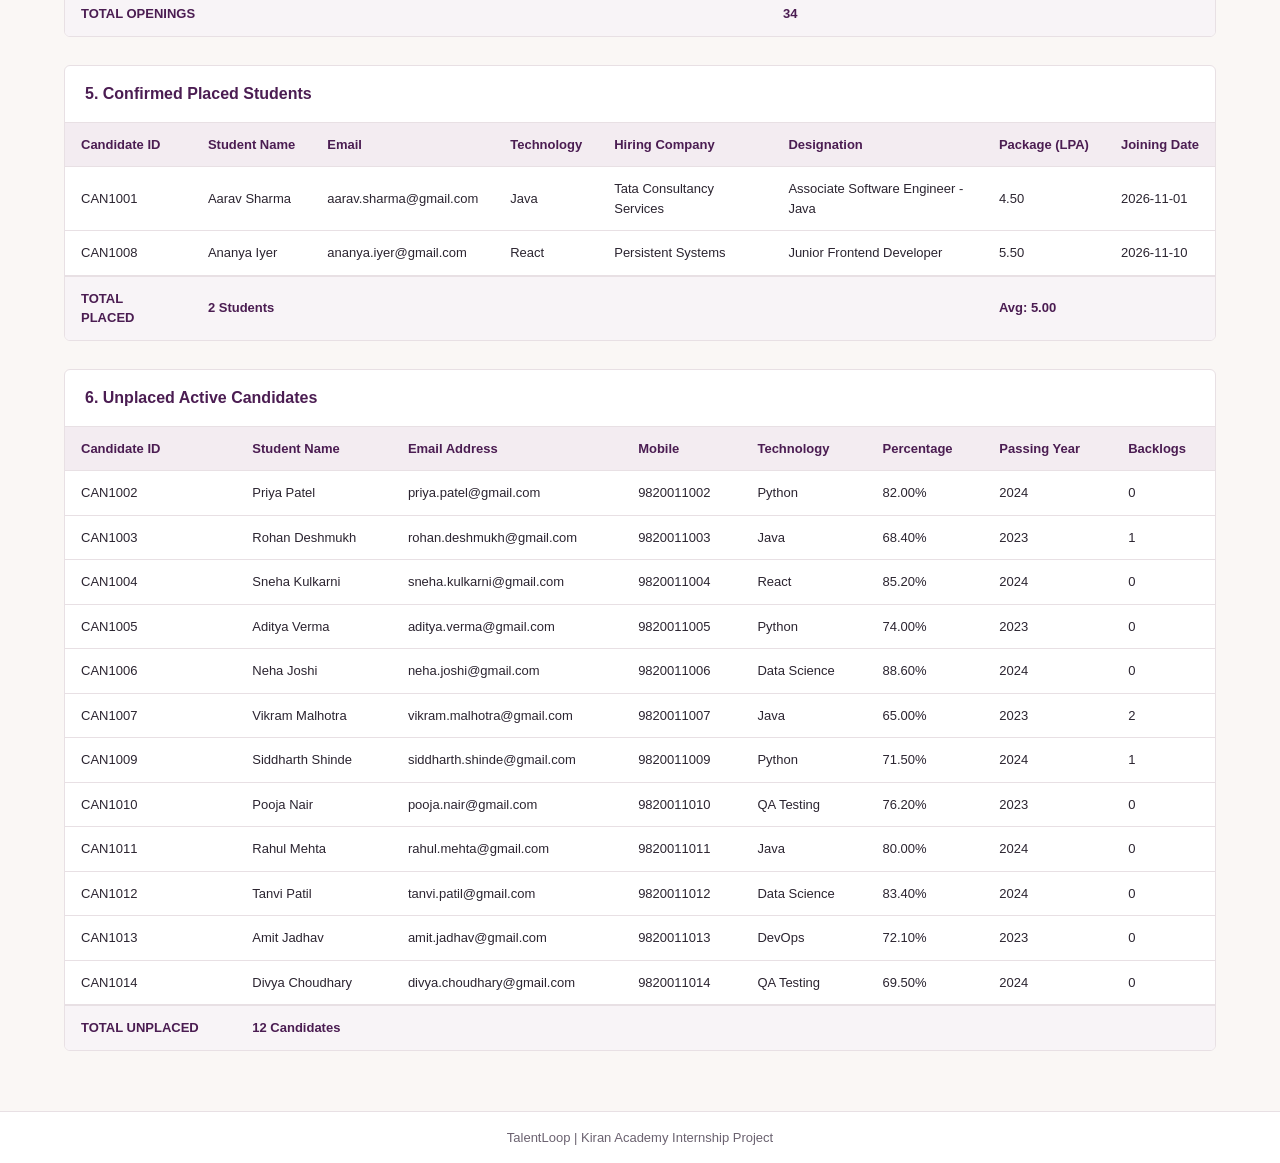
<file: prototype/reports.html>
<!DOCTYPE html>
<html lang="en">
<head>
  <meta charset="UTF-8">
  <meta name="viewport" content="width=device-width, initial-scale=1.0">
  <title>Reports &amp; Analytics - TalentLoop</title>
  <link rel="stylesheet" href="style.css">
</head>
<body>

  <!-- Navigation -->
  <nav class="navbar">
    <div class="nav-container">
      <a href="index.html" class="logo">
        <span class="logo-talent">Talent</span><span class="logo-loop">Loop</span>
      </a>
      <ul class="nav-links">
        <li><a href="index.html" class="nav-link">Dashboard</a></li>
        <li><a href="candidates.html" class="nav-link">Candidates</a></li>
        <li><a href="jobs.html" class="nav-link">Jobs</a></li>
        <li><a href="applications.html" class="nav-link">Applications</a></li>
        <li><a href="reports.html" class="nav-link active">Reports</a></li>
      </ul>
    </div>
  </nav>

  <!-- Main Content -->
  <main class="container">
    <header class="page-header">
      <h1 class="page-title">Placement Analytics &amp; Reports</h1>
      <p class="tagline">Aggregate summaries, technology distributions, and recruitment performance metrics.</p>
    </header>

    <!-- Top Grid: Candidates by Tech & Applications by Status -->
    <div class="reports-grid">
      <!-- 1. Candidates by Technology -->
      <section class="section-card">
        <div class="section-header">
          <h2 class="section-title">1. Candidates by Technology</h2>
        </div>
        <div class="table-responsive">
          <table>
            <thead>
              <tr>
                <th>Technology Stack</th>
                <th>Candidate Count</th>
              </tr>
            </thead>
            <tbody>
              <tr>
                <td>Java</td>
                <td>4</td>
              </tr>
              <tr>
                <td>Python</td>
                <td>3</td>
              </tr>
              <tr>
                <td>React</td>
                <td>2</td>
              </tr>
              <tr>
                <td>Data Science</td>
                <td>2</td>
              </tr>
              <tr>
                <td>QA Testing</td>
                <td>2</td>
              </tr>
              <tr>
                <td>DevOps</td>
                <td>1</td>
              </tr>
              <tr class="table-total-row">
                <td>TOTAL ACTIVE CANDIDATES</td>
                <td>14</td>
              </tr>
            </tbody>
          </table>
        </div>
      </section>

      <!-- 3. Applications by Status -->
      <section class="section-card">
        <div class="section-header">
          <h2 class="section-title">3. Applications by Status</h2>
        </div>
        <div class="table-responsive">
          <table>
            <thead>
              <tr>
                <th>Workflow Status</th>
                <th>Count</th>
              </tr>
            </thead>
            <tbody>
              <tr>
                <td>APPLIED</td>
                <td>3</td>
              </tr>
              <tr>
                <td>SHORTLISTED</td>
                <td>2</td>
              </tr>
              <tr>
                <td>INTERVIEW</td>
                <td>2</td>
              </tr>
              <tr>
                <td>SELECTED</td>
                <td>1</td>
              </tr>
              <tr>
                <td>OFFERED</td>
                <td>2</td>
              </tr>
              <tr>
                <td>JOINED</td>
                <td>2</td>
              </tr>
              <tr>
                <td>REJECTED</td>
                <td>2</td>
              </tr>
              <tr class="table-total-row">
                <td>TOTAL APPLICATIONS</td>
                <td>14</td>
              </tr>
            </tbody>
          </table>
        </div>
      </section>
    </div>

    <!-- 4. Company-wise Placements -->
    <section class="section-card">
      <div class="section-header">
        <h2 class="section-title">4. Company-wise Placement Performance</h2>
      </div>
      <div class="table-responsive">
        <table>
          <thead>
            <tr>
              <th>Company ID</th>
              <th>Company Name</th>
              <th>Placements</th>
              <th>Avg Package (LPA)</th>
              <th>Highest Package (LPA)</th>
            </tr>
          </thead>
          <tbody>
            <tr>
              <td>COM101</td>
              <td>Tata Consultancy Services</td>
              <td>1</td>
              <td>4.50</td>
              <td>4.50</td>
            </tr>
            <tr>
              <td>COM103</td>
              <td>Persistent Systems</td>
              <td>1</td>
              <td>5.50</td>
              <td>5.50</td>
            </tr>
            <tr>
              <td>COM102</td>
              <td>Infosys Limited</td>
              <td>0</td>
              <td>0.00</td>
              <td>0.00</td>
            </tr>
            <tr>
              <td>COM104</td>
              <td>Wipro Technologies</td>
              <td>0</td>
              <td>0.00</td>
              <td>0.00</td>
            </tr>
            <tr>
              <td>COM105</td>
              <td>Zensar Technologies</td>
              <td>0</td>
              <td>0.00</td>
              <td>0.00</td>
            </tr>
            <tr>
              <td>COM106</td>
              <td>Cognizant Technology Solutions</td>
              <td>0</td>
              <td>0.00</td>
              <td>0.00</td>
            </tr>
            <tr class="table-total-row">
              <td>TOTAL</td>
              <td>6 Companies</td>
              <td>2</td>
              <td>5.00</td>
              <td>5.50</td>
            </tr>
          </tbody>
        </table>
      </div>
    </section>

    <!-- 2. Open Jobs Report -->
    <section class="section-card">
      <div class="section-header">
        <h2 class="section-title">2. Active Open Job Postings</h2>
      </div>
      <div class="table-responsive">
        <table>
          <thead>
            <tr>
              <th>Job ID</th>
              <th>Company Name</th>
              <th>Job Title</th>
              <th>Technology</th>
              <th>Openings</th>
              <th>Package (LPA)</th>
              <th>Location</th>
              <th>Deadline</th>
            </tr>
          </thead>
          <tbody>
            <tr>
              <td>JOB101</td>
              <td>Tata Consultancy Services</td>
              <td>Java Backend Developer</td>
              <td>Java</td>
              <td>5</td>
              <td>4.50</td>
              <td>Pune</td>
              <td>2026-12-31</td>
            </tr>
            <tr>
              <td>JOB102</td>
              <td>Tata Consultancy Services</td>
              <td>Python Data Engineer</td>
              <td>Python</td>
              <td>3</td>
              <td>5.20</td>
              <td>Pune</td>
              <td>2026-12-31</td>
            </tr>
            <tr>
              <td>JOB103</td>
              <td>Infosys Limited</td>
              <td>Full Stack React Developer</td>
              <td>React</td>
              <td>4</td>
              <td>5.00</td>
              <td>Bengaluru</td>
              <td>2026-12-15</td>
            </tr>
            <tr>
              <td>JOB104</td>
              <td>Infosys Limited</td>
              <td>Systems Engineer - Java</td>
              <td>Java</td>
              <td>10</td>
              <td>4.00</td>
              <td>Pune</td>
              <td>2026-12-20</td>
            </tr>
            <tr>
              <td>JOB105</td>
              <td>Persistent Systems</td>
              <td>Associate Software Engineer</td>
              <td>Python</td>
              <td>4</td>
              <td>6.00</td>
              <td>Pune</td>
              <td>2026-12-25</td>
            </tr>
            <tr>
              <td>JOB106</td>
              <td>Wipro Technologies</td>
              <td>QA Automation Engineer</td>
              <td>QA Testing</td>
              <td>3</td>
              <td>4.20</td>
              <td>Hyderabad</td>
              <td>2026-11-30</td>
            </tr>
            <tr>
              <td>JOB107</td>
              <td>Zensar Technologies</td>
              <td>Junior Data Scientist</td>
              <td>Data Science</td>
              <td>2</td>
              <td>6.50</td>
              <td>Pune</td>
              <td>2026-12-10</td>
            </tr>
            <tr>
              <td>JOB109</td>
              <td>Persistent Systems</td>
              <td>Frontend React Engineer</td>
              <td>React</td>
              <td>3</td>
              <td>5.50</td>
              <td>Pune</td>
              <td>2026-12-30</td>
            </tr>
            <tr class="table-total-row">
              <td>TOTAL OPENINGS</td>
              <td></td>
              <td></td>
              <td></td>
              <td>34</td>
              <td></td>
              <td></td>
              <td></td>
            </tr>
          </tbody>
        </table>
      </div>
    </section>

    <!-- 5. Placed Candidates Report -->
    <section class="section-card">
      <div class="section-header">
        <h2 class="section-title">5. Confirmed Placed Students</h2>
      </div>
      <div class="table-responsive">
        <table>
          <thead>
            <tr>
              <th>Candidate ID</th>
              <th>Student Name</th>
              <th>Email</th>
              <th>Technology</th>
              <th>Hiring Company</th>
              <th>Designation</th>
              <th>Package (LPA)</th>
              <th>Joining Date</th>
            </tr>
          </thead>
          <tbody>
            <tr>
              <td>CAN1001</td>
              <td>Aarav Sharma</td>
              <td>aarav.sharma@gmail.com</td>
              <td>Java</td>
              <td>Tata Consultancy Services</td>
              <td>Associate Software Engineer - Java</td>
              <td>4.50</td>
              <td>2026-11-01</td>
            </tr>
            <tr>
              <td>CAN1008</td>
              <td>Ananya Iyer</td>
              <td>ananya.iyer@gmail.com</td>
              <td>React</td>
              <td>Persistent Systems</td>
              <td>Junior Frontend Developer</td>
              <td>5.50</td>
              <td>2026-11-10</td>
            </tr>
            <tr class="table-total-row">
              <td>TOTAL PLACED</td>
              <td>2 Students</td>
              <td></td>
              <td></td>
              <td></td>
              <td></td>
              <td>Avg: 5.00</td>
              <td></td>
            </tr>
          </tbody>
        </table>
      </div>
    </section>

    <!-- 6. Unplaced Candidates Report -->
    <section class="section-card">
      <div class="section-header">
        <h2 class="section-title">6. Unplaced Active Candidates</h2>
      </div>
      <div class="table-responsive">
        <table>
          <thead>
            <tr>
              <th>Candidate ID</th>
              <th>Student Name</th>
              <th>Email Address</th>
              <th>Mobile</th>
              <th>Technology</th>
              <th>Percentage</th>
              <th>Passing Year</th>
              <th>Backlogs</th>
            </tr>
          </thead>
          <tbody>
            <tr>
              <td>CAN1002</td>
              <td>Priya Patel</td>
              <td>priya.patel@gmail.com</td>
              <td>9820011002</td>
              <td>Python</td>
              <td>82.00%</td>
              <td>2024</td>
              <td>0</td>
            </tr>
            <tr>
              <td>CAN1003</td>
              <td>Rohan Deshmukh</td>
              <td>rohan.deshmukh@gmail.com</td>
              <td>9820011003</td>
              <td>Java</td>
              <td>68.40%</td>
              <td>2023</td>
              <td>1</td>
            </tr>
            <tr>
              <td>CAN1004</td>
              <td>Sneha Kulkarni</td>
              <td>sneha.kulkarni@gmail.com</td>
              <td>9820011004</td>
              <td>React</td>
              <td>85.20%</td>
              <td>2024</td>
              <td>0</td>
            </tr>
            <tr>
              <td>CAN1005</td>
              <td>Aditya Verma</td>
              <td>aditya.verma@gmail.com</td>
              <td>9820011005</td>
              <td>Python</td>
              <td>74.00%</td>
              <td>2023</td>
              <td>0</td>
            </tr>
            <tr>
              <td>CAN1006</td>
              <td>Neha Joshi</td>
              <td>neha.joshi@gmail.com</td>
              <td>9820011006</td>
              <td>Data Science</td>
              <td>88.60%</td>
              <td>2024</td>
              <td>0</td>
            </tr>
            <tr>
              <td>CAN1007</td>
              <td>Vikram Malhotra</td>
              <td>vikram.malhotra@gmail.com</td>
              <td>9820011007</td>
              <td>Java</td>
              <td>65.00%</td>
              <td>2023</td>
              <td>2</td>
            </tr>
            <tr>
              <td>CAN1009</td>
              <td>Siddharth Shinde</td>
              <td>siddharth.shinde@gmail.com</td>
              <td>9820011009</td>
              <td>Python</td>
              <td>71.50%</td>
              <td>2024</td>
              <td>1</td>
            </tr>
            <tr>
              <td>CAN1010</td>
              <td>Pooja Nair</td>
              <td>pooja.nair@gmail.com</td>
              <td>9820011010</td>
              <td>QA Testing</td>
              <td>76.20%</td>
              <td>2023</td>
              <td>0</td>
            </tr>
            <tr>
              <td>CAN1011</td>
              <td>Rahul Mehta</td>
              <td>rahul.mehta@gmail.com</td>
              <td>9820011011</td>
              <td>Java</td>
              <td>80.00%</td>
              <td>2024</td>
              <td>0</td>
            </tr>
            <tr>
              <td>CAN1012</td>
              <td>Tanvi Patil</td>
              <td>tanvi.patil@gmail.com</td>
              <td>9820011012</td>
              <td>Data Science</td>
              <td>83.40%</td>
              <td>2024</td>
              <td>0</td>
            </tr>
            <tr>
              <td>CAN1013</td>
              <td>Amit Jadhav</td>
              <td>amit.jadhav@gmail.com</td>
              <td>9820011013</td>
              <td>DevOps</td>
              <td>72.10%</td>
              <td>2023</td>
              <td>0</td>
            </tr>
            <tr>
              <td>CAN1014</td>
              <td>Divya Choudhary</td>
              <td>divya.choudhary@gmail.com</td>
              <td>9820011014</td>
              <td>QA Testing</td>
              <td>69.50%</td>
              <td>2024</td>
              <td>0</td>
            </tr>
            <tr class="table-total-row">
              <td>TOTAL UNPLACED</td>
              <td>12 Candidates</td>
              <td></td>
              <td></td>
              <td></td>
              <td></td>
              <td></td>
              <td></td>
            </tr>
          </tbody>
        </table>
      </div>
    </section>
  </main>

  <!-- Footer -->
  <footer class="footer">
    TalentLoop | Kiran Academy Internship Project
  </footer>

</body>
</html>
</file>
<file: prototype/style.css>
:root {
  --primary: #4B1D52;
  --primary-dark: #35133B;
  --accent: #FF6F59;
  --page-bg: #FAF7F5;
  --card-bg: #FFFFFF;
  --border: #E8E0E4;
  --text: #2B2430;
  --muted-text: #6B6270;
  --th-bg: #F3ECF1;
  --row-hover: #FBF5F8;
  --font-stack: "Segoe UI", Arial, sans-serif;
  --radius: 6px;
}

* {
  box-sizing: border-box;
  margin: 0;
  padding: 0;
}

body {
  font-family: var(--font-stack);
  background-color: var(--page-bg);
  color: var(--text);
  line-height: 1.5;
  min-height: 100vh;
  display: flex;
  flex-direction: column;
}

/* Navbar */
.navbar {
  background-color: var(--primary);
  border-bottom: 1px solid var(--primary-dark);
  position: sticky;
  top: 0;
  z-index: 100;
}

.nav-container {
  max-width: 1200px;
  margin: 0 auto;
  padding: 0 24px;
  display: flex;
  align-items: center;
  justify-content: space-between;
  height: 60px;
}

.logo {
  font-size: 20px;
  font-weight: 700;
  text-decoration: none;
  letter-spacing: 0.5px;
}

.logo .logo-talent {
  color: #FFFFFF;
}

.logo .logo-loop {
  color: var(--accent);
}

.nav-links {
  display: flex;
  list-style: none;
  gap: 8px;
  height: 100%;
}

.nav-link {
  display: flex;
  align-items: center;
  padding: 0 16px;
  color: #E8E0E4;
  text-decoration: none;
  font-size: 14px;
  font-weight: 500;
  height: 100%;
  border-bottom: 3px solid transparent;
  transition: color 0.15s ease, border-color 0.15s ease;
}

.nav-link:hover {
  color: #FFFFFF;
}

.nav-link.active {
  color: #FFFFFF;
  font-weight: 600;
  border-bottom: 3px solid var(--accent);
}

/* Main Container */
.container {
  max-width: 1200px;
  width: 100%;
  margin: 0 auto;
  padding: 32px 24px;
  flex: 1;
}

/* Page Header */
.page-header {
  margin-bottom: 24px;
}

.page-title {
  font-size: 24px;
  font-weight: 700;
  color: var(--primary);
  margin-bottom: 4px;
}

.tagline {
  font-size: 14px;
  color: var(--muted-text);
}

/* Summary Cards Grid */
.stats-grid {
  display: grid;
  grid-template-columns: repeat(4, 1fr);
  gap: 20px;
  margin-bottom: 32px;
}

.stat-card {
  background-color: var(--card-bg);
  border: 1px solid var(--border);
  border-top: 3px solid var(--accent);
  border-radius: var(--radius);
  padding: 20px;
}

.stat-label {
  font-size: 13px;
  font-weight: 600;
  text-transform: uppercase;
  letter-spacing: 0.5px;
  color: var(--muted-text);
  margin-bottom: 8px;
}

.stat-value {
  font-size: 28px;
  font-weight: 700;
  color: var(--primary);
  margin-bottom: 4px;
}

.stat-subtext {
  font-size: 12px;
  color: var(--muted-text);
}

/* Section Card */
.section-card {
  background-color: var(--card-bg);
  border: 1px solid var(--border);
  border-radius: var(--radius);
  margin-bottom: 28px;
  overflow: hidden;
}

.section-header {
  padding: 16px 20px;
  border-bottom: 1px solid var(--border);
  display: flex;
  align-items: center;
  justify-content: space-between;
}

.section-title {
  font-size: 16px;
  font-weight: 600;
  color: var(--primary);
}

/* Filter and Search Bar */
.filter-bar {
  display: flex;
  gap: 12px;
  align-items: center;
  padding: 16px 20px;
  background-color: #FFFFFF;
  border-bottom: 1px solid var(--border);
}

.search-input {
  flex: 1;
  padding: 8px 12px;
  border: 1px solid var(--border);
  border-radius: var(--radius);
  font-family: inherit;
  font-size: 14px;
  color: var(--text);
  outline: none;
}

.search-input:focus {
  border-color: var(--primary);
}

.filter-select {
  padding: 8px 12px;
  border: 1px solid var(--border);
  border-radius: var(--radius);
  font-family: inherit;
  font-size: 14px;
  color: var(--text);
  background-color: #FFFFFF;
  outline: none;
}

.filter-select:focus {
  border-color: var(--primary);
}

/* Buttons */
.btn {
  display: inline-flex;
  align-items: center;
  justify-content: center;
  padding: 8px 16px;
  border-radius: var(--radius);
  font-family: inherit;
  font-size: 13px;
  font-weight: 600;
  text-decoration: none;
  cursor: pointer;
  border: none;
  transition: opacity 0.15s ease;
}

.btn:hover {
  opacity: 0.9;
}

.btn-primary {
  background-color: var(--accent);
  color: #FFFFFF;
}

.btn-secondary {
  background-color: transparent;
  color: var(--primary);
  border: 1px solid var(--primary);
}

/* Table */
.table-responsive {
  width: 100%;
  overflow-x: auto;
}

table {
  width: 100%;
  border-collapse: collapse;
  font-size: 13px;
  text-align: left;
}

th {
  background-color: var(--th-bg);
  color: var(--primary);
  font-weight: 600;
  padding: 12px 16px;
  border-bottom: 1px solid var(--border);
  white-space: nowrap;
}

td {
  padding: 12px 16px;
  border-bottom: 1px solid var(--border);
  color: var(--text);
}

tbody tr:last-child td {
  border-bottom: none;
}

tbody tr:hover {
  background-color: var(--row-hover);
}

.table-total-row td {
  font-weight: 700;
  background-color: #F8F4F7;
  border-top: 2px solid var(--border);
  color: var(--primary);
}

/* Status Badges */
.badge {
  display: inline-block;
  padding: 3px 8px;
  border-radius: 4px;
  font-size: 11px;
  font-weight: 600;
  letter-spacing: 0.3px;
  text-transform: uppercase;
}

.badge-applied {
  background-color: #E9ECEF;
  color: #495057;
}

.badge-shortlisted {
  background-color: #E1F0FA;
  color: #1B64A5;
}

.badge-interview {
  background-color: #FFF3CD;
  color: #856404;
}

.badge-selected {
  background-color: #D4EDDA;
  color: #155724;
}

.badge-offered {
  background-color: #EBE2F5;
  color: #562B82;
}

.badge-joined {
  background-color: #C3E6CB;
  color: #0B421A;
}

.badge-rejected {
  background-color: #F8D7DA;
  color: #721C24;
}

/* Grid for Two Column Reports */
.reports-grid {
  display: grid;
  grid-template-columns: 1fr 1fr;
  gap: 24px;
  margin-bottom: 24px;
}

/* Footer */
.footer {
  background-color: #FFFFFF;
  border-top: 1px solid var(--border);
  padding: 16px 24px;
  text-align: center;
  font-size: 13px;
  color: var(--muted-text);
  margin-top: auto;
}
</file>
